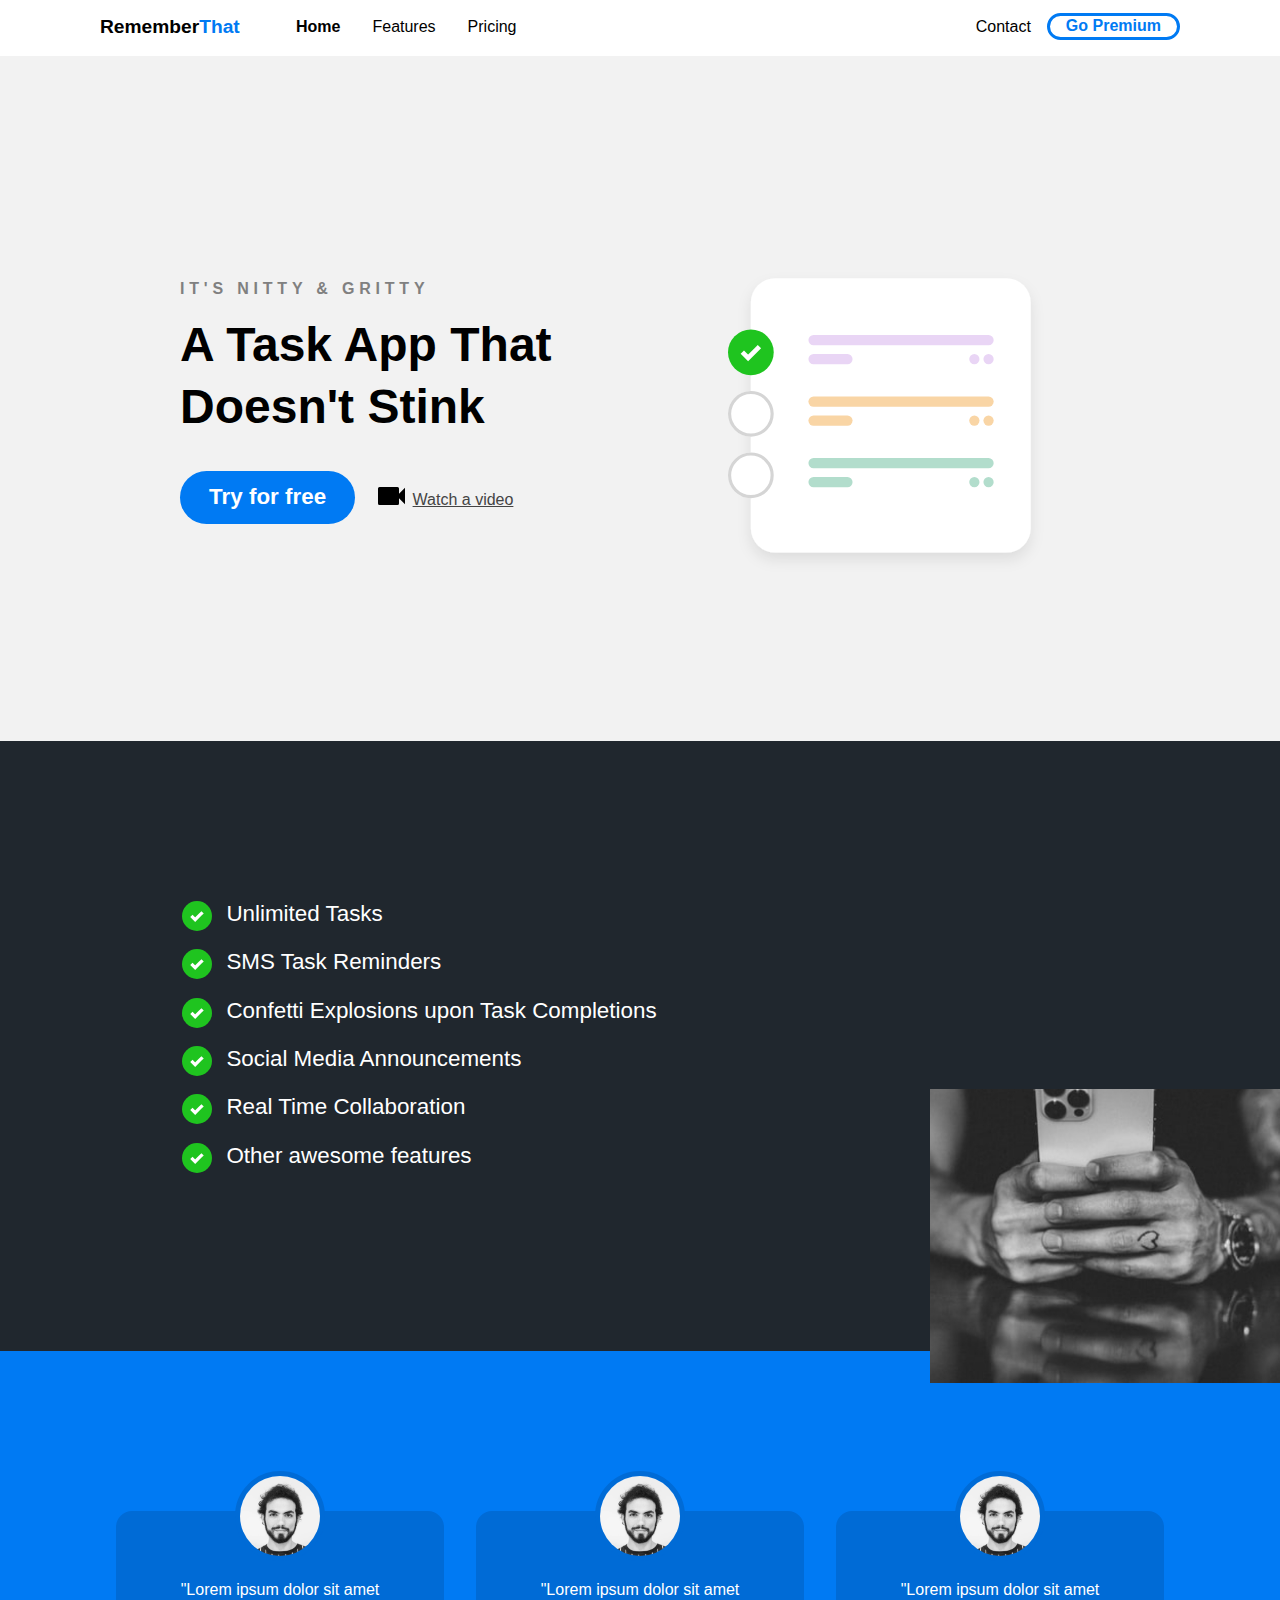
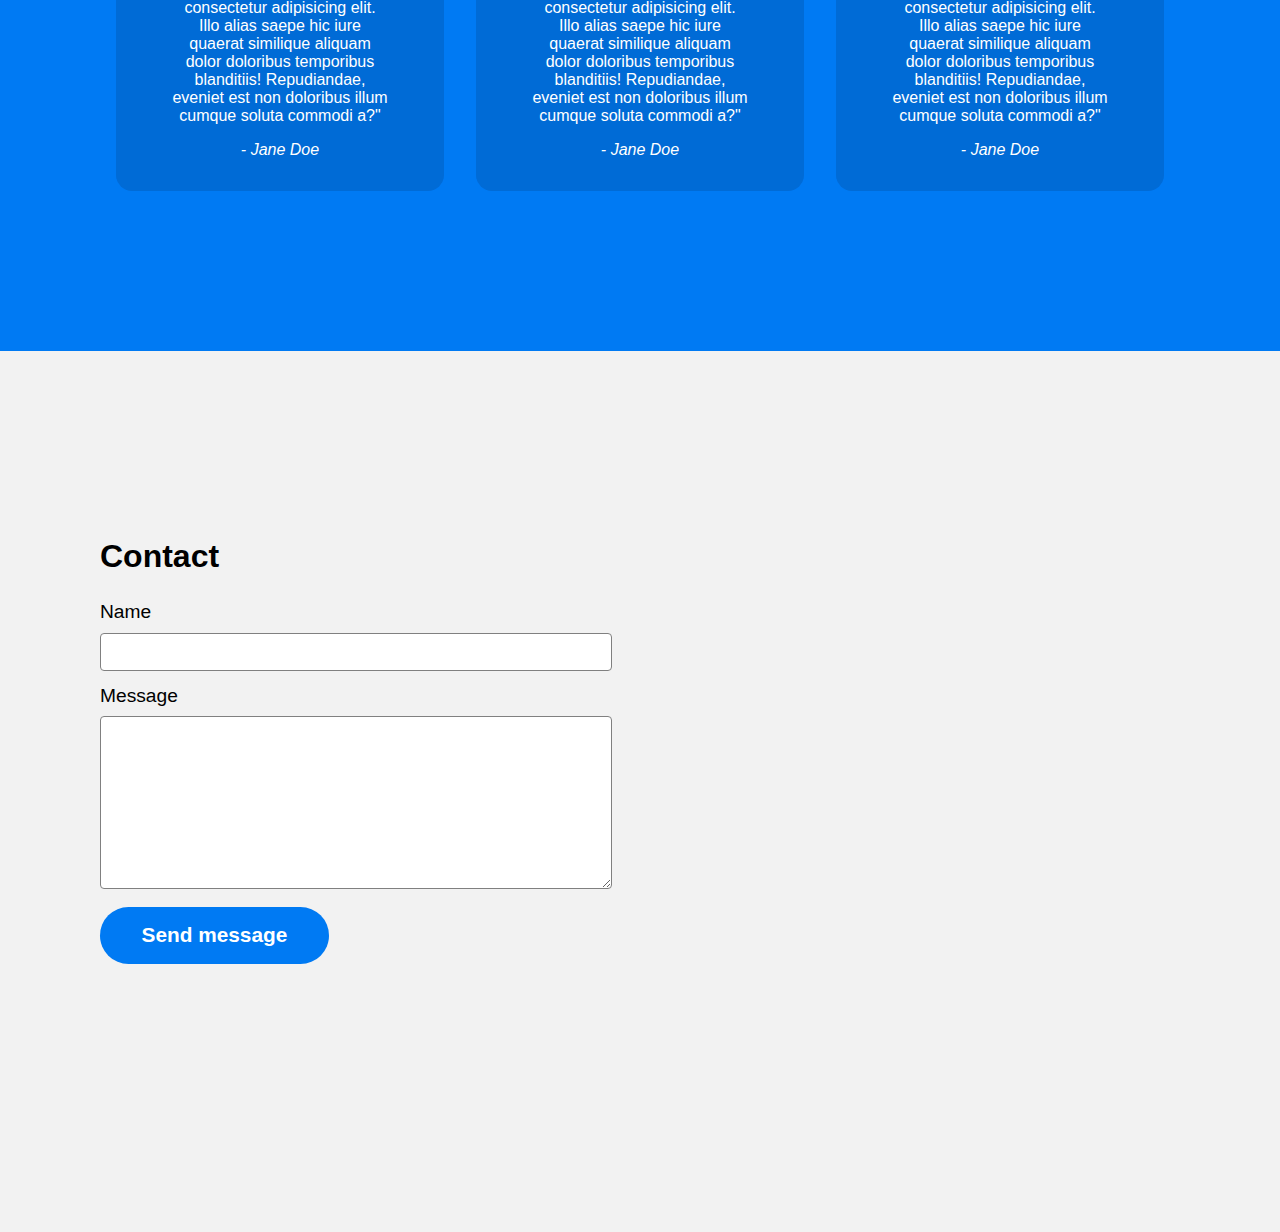
<file: crashCourse1/index.html>
<!DOCTYPE html>
<html lang="en">
<head>
    <meta charset="UTF-8">
    <meta http-equiv="X-UA-Compatible" content="IE=edge">
    <meta name="viewport" content="width=device-width, initial-scale=1.0">
    <title>Html Css Crash Course</title>
    <link rel="stylesheet" href="css/main.css"
</head>
<body>
    <div class="navbar">
        <div class="container">
            <a class="logo" href="#">Remember<span>That</span></a>

            <img id="mobile-cta" class="mobile-menu" src="images/menu.svg" alt="Open Navigation">

            <nav>
                <img id="mobile-exit" class="mobile-menu-exit" src="images/exit.svg" alt="Close Navigation"> 
                <ul class="primary-nav">
                    <li class="current"><a href="#">Home</a></li>
                    <li><a href="#">Features</a></li>
                    <li><a href="#">Pricing</a></li>                    
                </ul>

                <ul class="secondary-nav">
                    <li><a href="#">Contact</a></li>
                    <li class="go-premium-cta"><a href="#">Go Premium</a></li>
                </ul>
            </nav>
        </div>
    </div>

    <section class="hero">
        <div class="container">
            <div class="left-col">
                <p class="subhead">It's Nitty &amp; Gritty</p>
                <h1>A Task App That Doesn't Stink</h1>

                <div class="hero-cta">
                    <a href="#" class="primary-cta">Try for free</a>
                    <a href="#" class="watch-video-cta">
                        <img src="images/watch.svg" alt="Watch a video">Watch a video
                    </a>
                </div>
            </div>
            <img src="images/illustration.svg" class="hero-img" alt="Illustrations">
        </div>
    </section>

    <section class="features-section">
        <div class="container">
            <ul class="features-list">
                <li>Unlimited Tasks</li>
                <li>SMS Task Reminders</li>
                <li>Confetti Explosions upon Task Completions</li>
                <li>Social Media Announcements</li>
                <li>Real Time Collaboration</li>
                <li>Other awesome features</li>
            </ul>

            <img src="images/holding-phone.jpg" alt="Man holding phone">
        </div>
    </section>

    <section class="testimonials-section">
        <div class="container">
            <ul>
                <li>
                    <img src="images/person.jpg" alt="Person">
                    <blockquote>"Lorem ipsum dolor sit amet consectetur adipisicing elit. Illo alias saepe hic iure quaerat similique aliquam dolor doloribus temporibus blanditiis! Repudiandae, eveniet est non doloribus illum cumque soluta commodi a?"</blockquote>
                    <cite>- Jane Doe</cite>
                </li>
                <li>
                    <img src="images/person.jpg" alt="Person">
                    <blockquote>"Lorem ipsum dolor sit amet consectetur adipisicing elit. Illo alias saepe hic iure quaerat similique aliquam dolor doloribus temporibus blanditiis! Repudiandae, eveniet est non doloribus illum cumque soluta commodi a?"</blockquote>
                    <cite>- Jane Doe</cite>
                </li>
                <li>
                    <img src="images/person.jpg" alt="Person">
                    <blockquote>"Lorem ipsum dolor sit amet consectetur adipisicing elit. Illo alias saepe hic iure quaerat similique aliquam dolor doloribus temporibus blanditiis! Repudiandae, eveniet est non doloribus illum cumque soluta commodi a?"</blockquote>
                    <cite>- Jane Doe</cite>
                </li>
            </ul>
        </div>
    </section>

    <section class="contact-section">
        <div class="container">
            <div class="contact-left">
                <h2>Contact</h2>

                <form action="">
                    <label for="name">Name</label>
                    <input type="text" id="name" name="name">

                    <label for="message">Message</label>
                    <textarea name="message" id="message" cols="30" rows="10"></textarea>

                    <input type="submit" class="send-message-cta" value="Send message">
                </form>
            </div>
            <div class="contact-right">
                <iframe src="https://www.google.com/maps/embed?pb=!1m18!1m12!1m3!1d3167.50926838059!2d-121.90191678414588!3d37.448696038624654!2m3!1f0!2f0!3f0!3m2!1i1024!2i768!4f13.1!3m3!1m2!1s0x808fcf34e55d4fdb%3A0xd316872b609155a5!2s996%20Idaho%20Ct%2C%20Milpitas%2C%20CA%2095035!5e0!3m2!1sen!2sus!4v1644705384160!5m2!1sen!2sus" width="600" height="450" style="border:0;" allowfullscreen="" loading="lazy"></iframe>
            </div>
        </div>

    </section>

    <script>
        const mobileBtn = document.getElementById('mobile-cta')
              nav = document.querySelector('nav')  
              mobileBtnExit =  document.getElementById('mobile-exit');

        mobileBtn.addEventListener('click', () => {
            nav.classList.add('menu-btn');
        })

        mobileBtnExit.addEventListener('click', () => {
            nav.classList.remove('menu-btn');
        })
    </script>
</body>
</html>
</file>
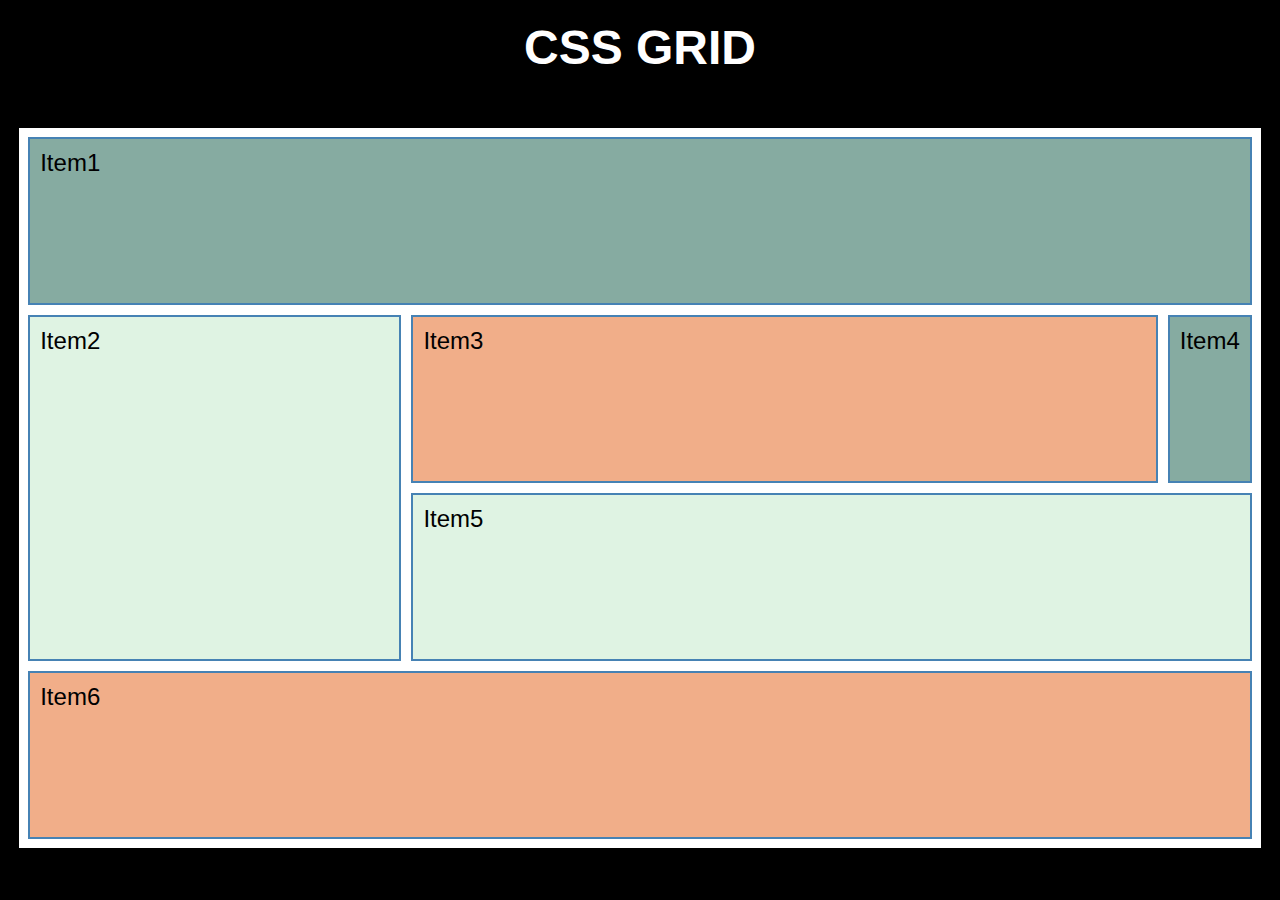
<file: cssGrid/grid.html>
<!DOCTYPE html>
<html lang="en">
<head>
    <meta charset="UTF-8">
    <meta http-equiv="X-UA-Compatible" content="IE=edge">
    <meta name="viewport" content="width=device-width, initial-scale=1.0">
    <title>Document</title>
    <link rel="stylesheet" href="./style.css" />
    <link rel="stylesheet" href="./grid.css" />
</head>
<body>
    <h2>CSS GRID</h2>
    <div class="grid-container">
        <div class="grid-item item1">Item1</div>
        <div class="grid-item item2">Item2</div>
        <div class="grid-item item3">Item3</div>
        <div class="grid-item item4">Item4</div>
        <div class="grid-item item5">Item5</div>
        <div class="grid-item item6">Item6</div>
    </div>  
</body>
</html>
</file>
<file: crashCourse1/css/main.css>
:root {
  --primary-color: #007AF3;
}

body {
  background: #f2f2f2;
  margin: 0;
  font-family: sans-serif;
}

.navbar {
  background: white;
  padding: 1em;
}

.navbar .logo {
  text-decoration: none;
  font-weight: bold;
  color: black;
  font-size: 1.2em;
}

.navbar .logo span {
  color: var(--primary-color);
}

.navbar nav {
  display: none;
}

.navbar .container {
  display: -webkit-box;
  display: -ms-flexbox;
  display: flex;
  place-content: space-between;
}

.navbar .mobile-menu {
  cursor: pointer;
}

a {
  color: #444444;
}

ul {
  list-style-type: none;
  padding: 0;
  margin: 0;
}

section {
  padding: 5em 2em;
}

.hero {
  text-align: center;
}

.left-col .subhead {
  text-transform: uppercase;
  font-weight: bold;
  color: grey;
  letter-spacing: .3em;
}

.left-col h1 {
  font-size: 2.5em;
  line-height: 1.3em;
  margin-top: .2em;
}

.left-col .primary-cta {
  background: var(--primary-color);
  color: white;
  text-decoration: none;
  padding: .6em 1.3em;
  font-size: 1.4em;
  border-radius: 5em;
  font-weight: bold;
  display: inline-block;
}

.left-col .watch-video-cta {
  display: block;
  margin-top: 1em;
}

.left-col .watch-video-cta img {
  margin-right: .5em;
}

.hero-img {
  width: 70%;
  margin-top: 3em;
}

section.features-section {
  background: #20272E;
  color: white;
}

ul.features-list {
  margin: 0;
  padding-left: .1em;
  display: -ms-grid;
  display: grid;
  -ms-grid-columns: (minmax(19rem, 1fr))[auto-fit];
      grid-template-columns: repeat(auto-fit, minmax(19rem, 1fr));
}

ul.features-list li {
  font-size: 1.1em;
  margin-bottom: 1em;
  margin-left: 2em;
  position: relative;
}

ul.features-list li:before {
  content: '';
  position: absolute;
  left: -2em;
  width: 20px;
  height: 20px;
  background-image: url("../images/bullet.svg");
  background-size: contain;
  margin-right: .5em;
}

.features-section img {
  display: none;
}

.testimonials-section {
  background: var(--primary-color);
  color: white;
}

.testimonials-section li {
  background: #006BD6;
  text-align: center;
  padding: 2em 1em;
  width: 80%;
  margin: 0 auto 5em auto;
  border-radius: 1em;
}

.testimonials-section li img {
  width: 5em;
  height: 5em;
  border: 5px solid #006BD6;
  border-radius: 50%;
  margin-top: -4.5em;
}

h2 {
  font-size: 2em;
}

label {
  display: block;
  font-size: 1.2em;
  margin-bottom: .5em;
}

input, textarea {
  width: 100%;
  padding: .8em;
  margin-bottom: 1em;
  border-radius: .3em;
  border: 1px solid gray;
  -webkit-box-sizing: border-box;
          box-sizing: border-box;
}

input[type="submit"] {
  background-color: var(--primary-color);
  color: white;
  font-size: 1.3em;
  font-weight: bold;
  border: none;
  margin-bottom: 5em;
  border-radius: 5em;
  display: inline-block;
  padding: .8em 2em;
  width: unset;
  cursor: pointer;
}

iframe {
  width: 100%;
  height: 300px;
}

nav.menu-btn {
  display: block;
}

nav {
  position: fixed;
  z-index: 999;
  width: 66%;
  right: 0;
  background: #20272E;
  height: 100vh;
  padding: 1em;
}

nav ul.primary-nav {
  margin-top: 5em;
}

nav li a {
  color: white;
  text-decoration: none;
  display: block;
  padding: .5em;
  font-size: 1.3em;
  text-align: right;
}

nav li a:hover {
  font-weight: bold;
}

.mobile-menu-exit {
  float: right;
  margin: .3em;
  cursor: pointer;
}

@media only screen and (min-width: 768px) {
  .mobile-menu, .mobile-menu-exit {
    display: none;
  }
  .navbar .container {
    display: -ms-grid;
    display: grid;
    -ms-grid-columns: 180px auto;
        grid-template-columns: 180px auto;
    -webkit-box-pack: unset;
        -ms-flex-pack: unset;
            justify-content: unset;
  }
  .navbar nav {
    display: -webkit-box;
    display: -ms-flexbox;
    display: flex;
    -webkit-box-pack: justify;
        -ms-flex-pack: justify;
            justify-content: space-between;
    background: none;
    position: unset;
    height: auto;
    width: 100%;
    padding: 0;
  }
  .navbar nav ul {
    display: -webkit-box;
    display: -ms-flexbox;
    display: flex;
  }
  .navbar nav a {
    color: black;
    font-size: 1em;
    padding: .1em 1em;
  }
  .navbar nav ul.primary-nav {
    margin: 0;
  }
  .navbar nav li.current a {
    font-weight: bold;
  }
  .navbar nav li.go-premium-cta a {
    color: var(--primary-color);
    border: 3px solid var(--primary-color);
    font-weight: bold;
    border-radius: 5em;
    margin-top: -.2em;
  }
  .navbar nav li.go-premium-cta a:hover {
    background: var(--primary-color);
    color: white;
  }
}

@media only screen and (min-width: 1080px) {
  .container {
    width: 1080px;
    margin: 0 auto;
  }
  section {
    padding: 10em 4em;
  }
  .hero .container {
    display: -webkit-box;
    display: -ms-flexbox;
    display: flex;
    -webkit-box-pack: justify;
        -ms-flex-pack: justify;
            justify-content: space-between;
    text-align: left;
  }
  .hero .container .left-col {
    margin: 3em 3em 0 5em;
  }
  .hero .container .left-col h1 {
    font-size: 3em;
    width: 90%;
  }
  .hero-img {
    width: 30%;
    margin-right: 8em;
  }
  .hero-cta {
    display: -webkit-box;
    display: -ms-flexbox;
    display: flex;
  }
  .primary-cta {
    margin-right: 1em;
  }
  ul.features-list {
    display: block;
    margin-left: 5em;
  }
  ul.features-list li {
    font-size: 1.4em;
  }
  ul.features-list li:before {
    width: 30px;
    height: 30px;
  }
  .features-section {
    position: relative;
  }
  .features-section img {
    display: block;
    position: absolute;
    right: 0;
    width: 350px;
    bottom: -2em;
  }
  .testimonials-section ul {
    display: -webkit-box;
    display: -ms-flexbox;
    display: flex;
  }
  .testimonials-section ul li {
    margin: 0 1em;
  }
  .contact-section {
    position: relative;
  }
  .contact-section .container {
    display: -webkit-box;
    display: -ms-flexbox;
    display: flex;
  }
  .contact-section .contact-right {
    position: absolute;
    right: 0;
    top: 0;
    width: 45%;
    height: 100%;
  }
  .contact-section .contact-right iframe {
    height: 100%;
  }
}

@media only screen and (min-width: 1450px) {
  .features-section:before {
    content: '';
    position: absolute;
    width: 10%;
    height: 20em;
    background: var(--primary-color);
    left: 0;
    top: -4em;
  }
  .features-section:after {
    content: '';
    position: absolute;
    width: 200px;
    height: 20em;
    background: url("../images/dots.svg") no-repeat;
    left: 4.5em;
    top: 2em;
  }
}
/*# sourceMappingURL=main.css.map */
</file>
<file: cssGrid/style.css>
* {
    margin: 0;
    padding: 0;
    box-sizing: border-box;
    font-family: Arial, Helvetica, sans-serif;
}

body {
    background: #000;
    display: flex;
    flex-direction: column;
    align-items: center;
    height: 100vh;
}

h2 {
    width: 100%;
    color: #fff;
    padding-top: 20px;
    text-align: center;
    font-size: 3rem;
}

.grid-container {
    border: 1vh solid #fff;
    height: 80vh;
    width: 97vw;
    background-color: #fff;
    margin: auto;
}

.grid-item {
    border: 2px solid steelblue;
    padding: 10px;
    font-size: 1.5rem;
}

.item1, .item4 {
    background-color: #86aba1;
}

.item2, .item5 {
    background-color: #dff3e3;
}

.item3, .item6 {
    background-color: #f1ae89;
}
</file>
<file: cssGrid/grid.css>
.grid-container {
    display: grid;
    grid-template-columns: 1fr minmax(200px, 2fr);
    /* grid-template-columns: repeat(3, 1fr); */
    /* grid-template-rows: 50px; */
    grid-auto-rows: minmax(150, auto);
    gap: 10px;
    /* justify-items: center;
    align-items: center; */
    /* justify-content: space-between; */
}

.item1 {
    grid-column: 1/4;
}

.item2 {
    grid-row: 2/4;
}

.item5 {
    grid-column: 2/4;
}

.item6 {
    grid-column: 1/4;
}
</file>
